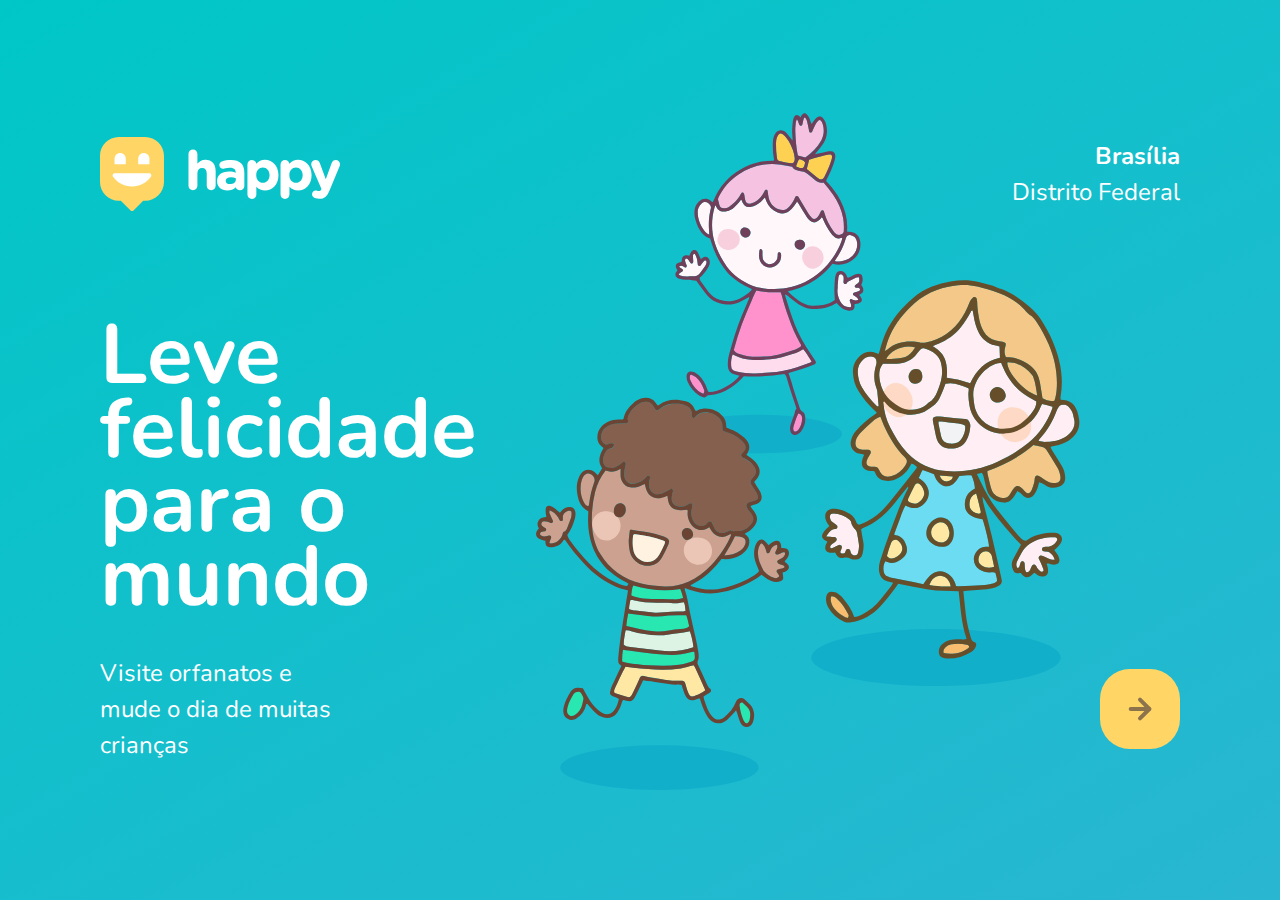
<file: index.html>
<!DOCTYPE html>
<html lang="pt_BR">

<head>
  <meta charset="UTF-8" />
  <meta name="viewport" content="width=device-width, initial-scale=1.0" />
  <title>Happy</title>

  <link rel="icon" href="./public/images/logo-icon.png" />

  <link rel="stylesheet" href="./public/css/main.css" />
  <link rel="stylesheet" href="./public/css/animations.css" />
  <link rel="stylesheet" href="./public/css/page-landing.css" />

  <link href="https://fonts.googleapis.com/css2?family=Nunito:wght@400;600;800&display=swap" rel="stylesheet" />
</head>

<body>
  <div id="page-landing">
    <div id="container">
      <header>
        <img class="animate-up" id="logo" src="./public/images/logo.svg" alt="Logomarca de Happy" />

        <div class="location animate-up">
          <strong>Brasília</strong>
          <p>Distrito Federal</p>
        </div>
      </header>

      <main>
        <h1 class="animate-up">Leve felicidade para o mundo</h1>

        <section class="visit">
          <p class="animate-up">
            Visite orfanatos e mude o dia de muitas crianças
          </p>

          <a href="orphanages.html" title="Visite orfanatos" class="animate-up">
            <img src="./public/images/arrow.svg" alt="Ir para o mapa" />
          </a>
        </section>
      </main>
    </div>
  </div>
</body>

</html>
</file>
<file: public/css/main.css>
* {
  margin: 0;
  padding: 0;
  box-sizing: border-box;
}

body {
  height: 100vh;
  color: white;
  background: #ebf2f5;
}

:root {
  font-size: 62.5%;
}

body,
input,
button,
textarea {
  font: 400 1.8rem/1 "Nunito", sans-serif;
}
</file>
<file: public/css/animations.css>
/*animações*/
@keyframes up {
  from {
    opacity: 0;
    transform: translateY(16px);
  }
  to {
    opacity: 1;
    transform: translateY(0);
  }
}

@keyframes right {
  from {
    transform: translateX(-100%);
  }
  to {
    transform: translateX(0);
  }
}

@keyframes appear {
  from {
    opacity: 0;
  } 
  to {
    opacity: 1;
  }

}
.animate-up {
  animation-name: up;
  animation-duration: 300ms;
  animation-fill-mode: backwards;
}

.animate-right {
  animation-name: right;
  animation-duration: 300ms;
}

.animate-appear {
  animation-name: appear;
  animation-duration: 300ms;
  animation-fill-mode: backwards;
}
</file>
<file: public/css/page-landing.css>
#page-landing {
  background: linear-gradient(329.54deg, #29b6d1 0%, #00c7c7 100%);

  text-align: center;
  min-height: 100vh;

  display: flex;
}

#container {
  margin: auto;

  width: min(90%, 112rem);
}

.location,
h1,
.visit p {
  height: 16vh;
}

#logo {
  animation-delay: 50ms;
}

.location {
  animation-delay: 100ms;
}

main h1 {
  animation-delay: 150ms;
  font-size: clamp(4rem, 8vw, 8.4rem);
}

.visit p {
  animation-delay: 200ms;
}

.visit a {
  width: 8rem;
  height: 8rem;
  background: #ffd666;

  border: none;
  border-radius: 3rem;

  display: flex;
  align-items: center;
  justify-content: center;

  margin: auto;

  transition: background 200ms;
  animation-delay: 250ms;
}

.visit a:hover {
  background: #96feff;
}

/*desktop version*/
@media (min-width: 760px) {
  #container {
    padding: 5rem 2rem;
    /* shorthand background: image repeat position  / size */
    background: url("../images/bg.svg") no-repeat 80% /
      clamp(30rem, 54vw, 56rem);
  }

  header {
    display: flex;
    align-items: center;
    justify-content: space-between;
  }

  .location,
  h1,
  .visit p {
    height: initial;
    text-align: initial;
  }

  .location {
    text-align: right;
    font-size: 2.4rem;
    line-height: 1.5;
  }

  main h1 {
    font-weight: bold;
    line-height: 0.88;

    margin: clamp(10%, 9vh, 12%) 0 4rem;

    width: min(300px, 80%);
  }

  .visit {
    display: flex;
    align-items: center;
    justify-content: space-between;
  }

  .visit p {
    font-size: 2.4rem;
    line-height: 1.5;
    width: clamp(20rem, 20vw, 30rem);
  }

  .visit a {
    margin: initial;
  }
}
</file>
